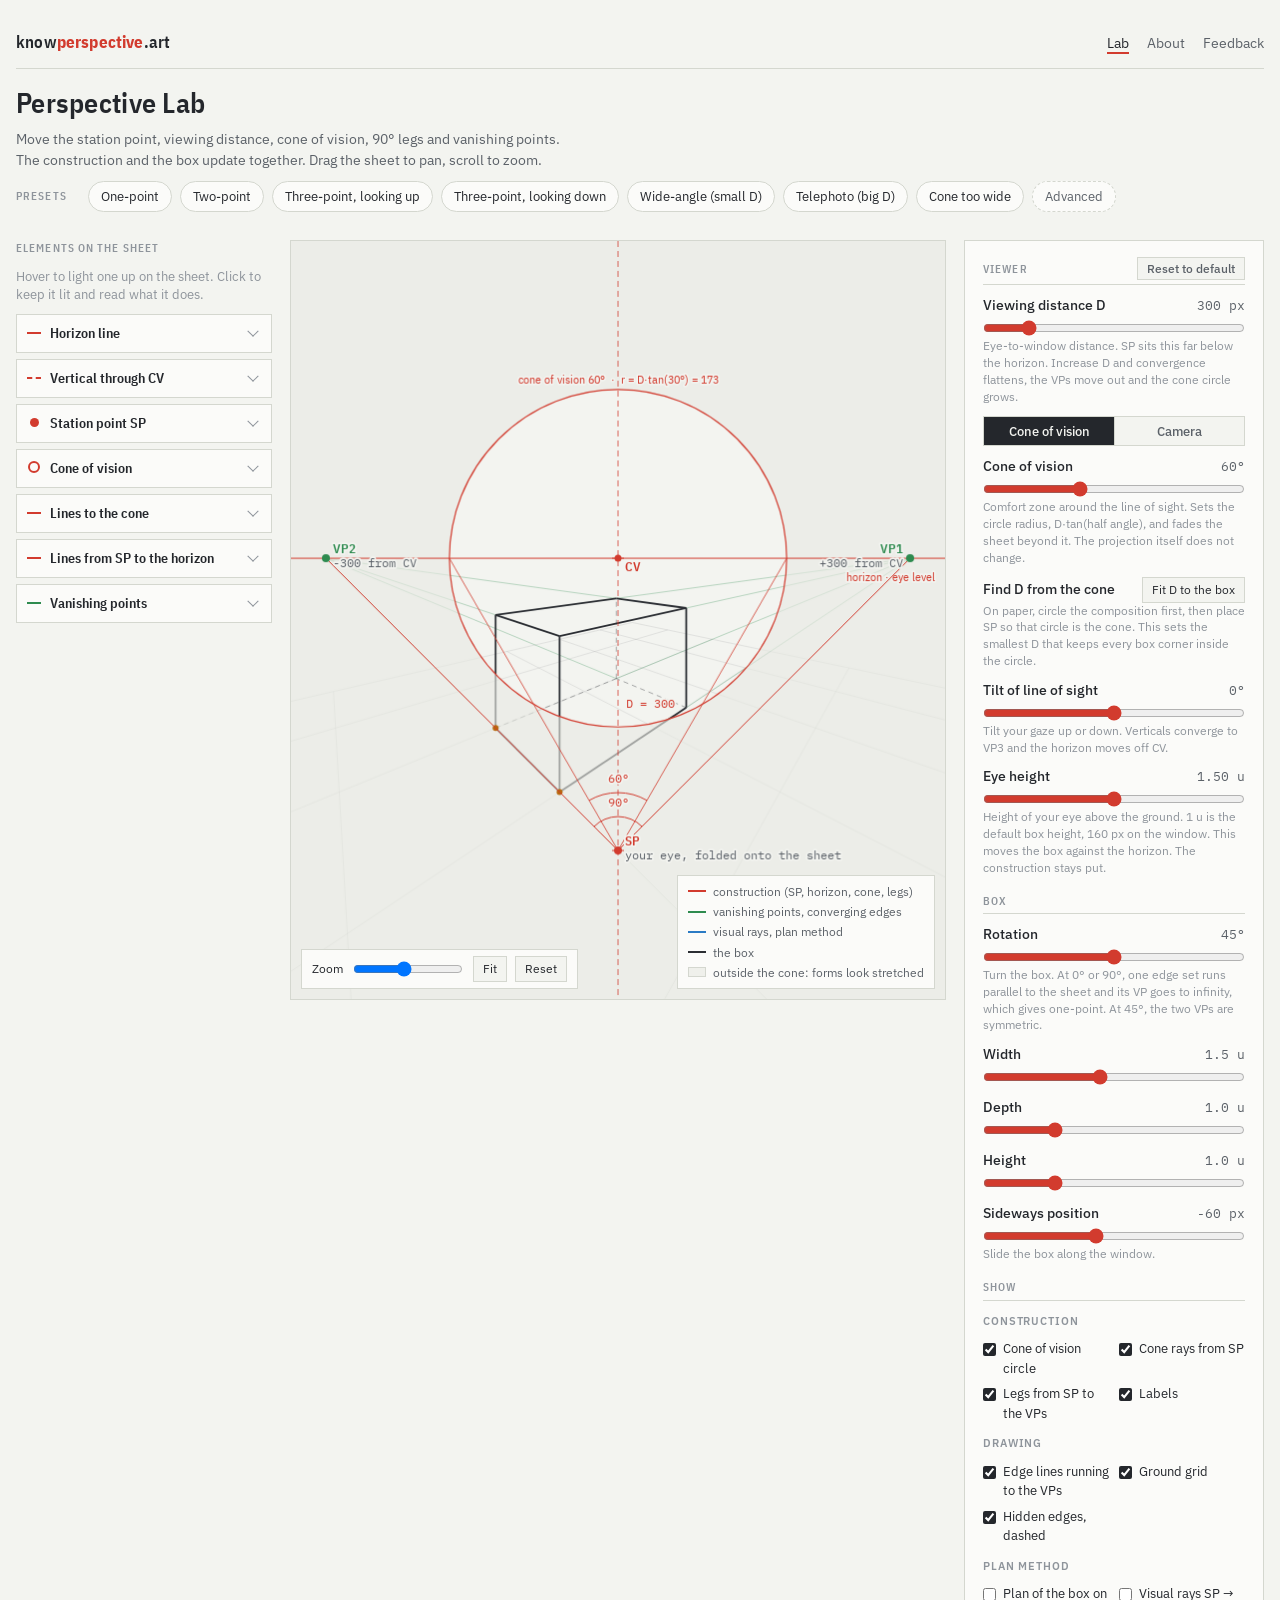
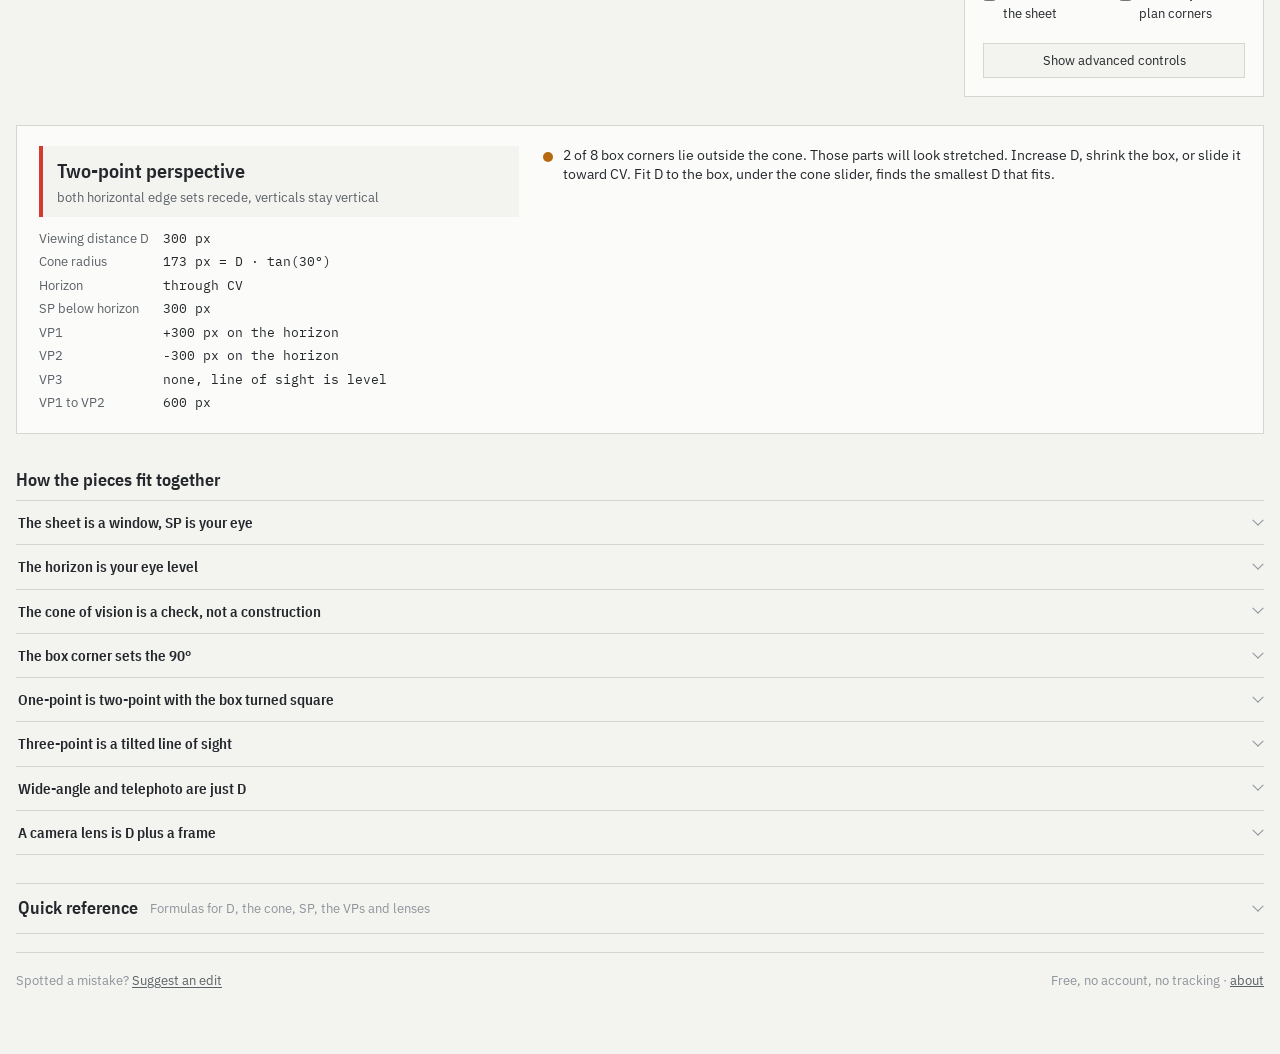
<file: index.html>
<!doctype html>
<html lang="en">
<head>
<meta charset="utf-8">
<meta name="viewport" content="width=device-width, initial-scale=1, viewport-fit=cover">
<title>Perspective Lab: interactive 1, 2 and 3-point perspective for artists · knowperspective.art</title>
<meta name="description" content="Interactive 1, 2 and 3-point perspective construction for artists: station point, cone of vision, 90° legs and vanishing points, all moving together.">
<link rel="canonical" href="https://knowperspective.art/">
<meta property="og:title" content="Perspective Lab: interactive 1, 2 and 3-point perspective for artists">
<meta property="og:description" content="Interactive 1, 2 and 3-point perspective construction for artists: station point, cone of vision, 90° legs and vanishing points, all moving together.">
<meta property="og:url" content="https://knowperspective.art/">
<meta property="og:type" content="website">
<meta property="og:site_name" content="knowperspective.art">
<meta name="twitter:card" content="summary_large_image">
<meta property="og:image" content="https://knowperspective.art/assets/og.png">
<meta property="og:image:width" content="1200">
<meta property="og:image:height" content="630">
<meta property="og:image:alt" content="The perspective construction: horizon, station point, cone of vision, legs to the vanishing points and a box drawn from them">
<meta name="author" content="André">
<meta name="keywords" content="perspective drawing, one-point perspective, two-point perspective, three-point perspective, station point, cone of vision, vanishing points, perspective construction, interactive, artists">
<meta name="theme-color" content="#F3F4F0" media="(prefers-color-scheme: light)">
<meta name="theme-color" content="#1B1D21" media="(prefers-color-scheme: dark)">
<link rel="icon" href="data:image/svg+xml,%3Csvg xmlns='http://www.w3.org/2000/svg' viewBox='0 0 64 64'%3E%3Ccircle cx='32' cy='26' r='17' fill='none' stroke='%23D23B2E' stroke-width='4'/%3E%3Cpath d='M32 4v56M6 26h52' stroke='%23D23B2E' stroke-width='3'/%3E%3Ccircle cx='32' cy='54' r='5' fill='%23D23B2E'/%3E%3C/svg%3E">
<link rel="preconnect" href="https://fonts.googleapis.com">
<link rel="preconnect" href="https://fonts.gstatic.com" crossorigin>
<link rel="stylesheet" href="https://fonts.googleapis.com/css2?family=IBM+Plex+Mono:wght@400;500&family=IBM+Plex+Sans+Condensed:wght@500;600&family=IBM+Plex+Sans:wght@400;500;600&display=swap">
<link rel="stylesheet" href="/assets/base.css">
<link rel="stylesheet" href="/assets/lab.css">
<script type="application/ld+json">
{
  "@context": "https://schema.org",
  "@graph": [
    {
      "@type": "WebSite",
      "@id": "https://knowperspective.art/#website",
      "url": "https://knowperspective.art/",
      "name": "knowperspective.art",
      "description": "Interactive perspective construction for artists: station point, cone of vision, vanishing points and the box drawn from them, all moving together.",
      "inLanguage": "en",
      "publisher": { "@id": "https://knowperspective.art/#author" }
    },
    {
      "@type": "Person",
      "@id": "https://knowperspective.art/#author",
      "name": "André",
      "url": "https://www.instagram.com/andre_korev/",
      "sameAs": ["https://www.instagram.com/andre_korev/"]
    },
    {
      "@type": "WebApplication",
      "@id": "https://knowperspective.art/#app",
      "name": "Perspective Lab",
      "url": "https://knowperspective.art/",
      "applicationCategory": "EducationalApplication",
      "operatingSystem": "Any",
      "browserRequirements": "Requires JavaScript and a modern browser",
      "isAccessibleForFree": true,
      "offers": { "@type": "Offer", "price": "0", "priceCurrency": "USD" },
      "description": "Move the station point, cone of vision, box rotation and tilt and watch the vanishing points and the drawing respond. Explains each element of the one-, two- and three-point perspective construction.",
      "author": { "@id": "https://knowperspective.art/#author" },
      "audience": { "@type": "Audience", "audienceType": "Artists, illustrators, concept artists, architecture sketchers, art students" },
      "learningResourceType": "Interactive simulation",
      "educationalLevel": "Beginner to intermediate",
      "about": ["Linear perspective", "One-point perspective", "Two-point perspective", "Three-point perspective", "Station point", "Cone of vision", "Vanishing points"],
      "datePublished": "2026-10-12",
      "dateModified": "2026-10-12",
      "isPartOf": { "@id": "https://knowperspective.art/#website" }
    },
    {
      "@type": "FAQPage",
      "@id": "https://knowperspective.art/#faq",
      "mainEntity": [
        {
          "@type": "Question",
          "name": "What is the station point in perspective drawing?",
          "acceptedAnswer": { "@type": "Answer", "text": "The station point (SP) is the position of the viewer's eye. In the folded-plan construction it is drawn on the sheet, directly below the centre of vision at the viewing distance D. Every angle in the construction, the cone of vision, the 90° corner of the box and the visual rays, is measured from it." }
        },
        {
          "@type": "Question",
          "name": "What does the cone of vision do, and what happens if I widen it?",
          "acceptedAnswer": { "@type": "Answer", "text": "The cone of vision is a check, not a construction line. It marks the region, about 60° wide around the line of sight, inside which a drawing looks natural to someone viewing it from a normal distance. On the sheet it is a circle around the centre of vision with radius D · tan(30°) ≈ 0.58 · D. Widening the cone changes nothing in the projection; it only changes how far from the centre you allow yourself to draw before things look stretched. At 90° the vanishing points of a 45° box sit exactly on the circle; beyond 90° they fall inside it. On paper the cone is how you find D: circle your composition, then D = r / tan(30°)." }
        },
        {
          "@type": "Question",
          "name": "Why is the angle at the station point 90°?",
          "acceptedAnswer": { "@type": "Answer", "text": "Because the box has right-angled corners. The two legs drawn from the station point are parallel to the box's two horizontal edge directions, and where they meet the horizon are the two vanishing points. Rotating the box swings both legs together, so one vanishing point moves closer while the other moves away. Using an angle other than 90° draws a prism with that corner angle, not a different view." }
        },
        {
          "@type": "Question",
          "name": "What is the difference between one-, two- and three-point perspective?",
          "acceptedAnswer": { "@type": "Answer", "text": "They are one system. One-point is two-point with the box turned square to the viewer: one leg from the station point runs parallel to the horizon, so that vanishing point is at infinity and those edges stay parallel; the other leg points straight at the centre of vision. Three-point appears when the line of sight is tilted up or down: the picture plane tilts with it, verticals converge to a third vanishing point at D / tan(tilt) above or below the centre of vision, and the horizon moves to D · tan(tilt) on the other side." }
        },
        {
          "@type": "Question",
          "name": "How do I find the vanishing points on paper?",
          "acceptedAnswer": { "@type": "Answer", "text": "Draw the horizon line and a vertical through the centre of vision (CV). Place the station point SP on that vertical, D below the horizon. From SP draw two legs, 90° apart, parallel to the box's horizontal edges. Where each leg crosses the horizon is a vanishing point. For a box rotated 45° both vanishing points sit at distance D from CV; for a rotation θ they sit at D · cot(θ) and D · tan(θ) on either side." }
        },
        {
          "@type": "Question",
          "name": "How does a camera lens relate to the perspective construction?",
          "acceptedAnswer": { "@type": "Answer", "text": "The focal length plays the role of D, scaled to the sheet: D = focal length × frame width ÷ sensor width. The sensor is the frame, and the lens's diagonal angle of view is the cone of vision, so the frame sits inscribed in the cone circle. A 60° cone corresponds to roughly a 37 mm lens on full frame; 50 mm gives 47°, 24 mm gives 84°." }
        }
      ]
    }
  ]
}
</script>
</head>
<body>
<div class="app">
<nav class="site-nav" aria-label="Site">
  <a class="wordmark" href="/">know<b>perspective</b>.art</a>
  <ul>
    <li><a href="/" aria-current="page">Lab</a></li>
    <li><a href="/about">About</a></li>
    <li><button type="button" class="linkish" data-feedback>Feedback</button></li>
  </ul>
</nav>
<main>
  <header>
    <h1>Perspective Lab</h1>
    <p>Move the station point, viewing distance, cone of vision, 90° legs and vanishing points. The construction and the box update together. Drag the sheet to pan, scroll to zoom.</p>
    <div class="presets" id="presets"><span class="eyebrow">Presets</span></div>
    <div class="presets" id="presets-adv" hidden><span class="eyebrow">Advanced</span></div>
  </header>

  <div class="stage">
    <aside class="elements" id="elements">
      <div class="eyebrow">Elements on the sheet</div>
      <p class="lead">Hover to light one up on the sheet. Click to keep it lit and read what it does.</p>
      <button class="el" type="button" data-key="horizon" style="--sw:var(--red)" aria-expanded="false"><i></i><b>Horizon line</b><span class="chev" aria-hidden="true"></span>
        <span>Your eye level, seen edge-on. VP1 and VP2 sit on this line. Tilt moves it. Changing eye height only moves the cube against it.</span></button>
      <button class="el" type="button" data-key="axis" style="--sw:var(--red)" aria-expanded="false"><i class="dashed"></i><b>Vertical through CV</b><span class="chev" aria-hidden="true"></span>
        <span>Your line of sight, folded flat. CV is where it meets the horizon. SP, the cone circle and VP3 sit on this vertical. Everything is measured from it.</span></button>
      <button class="el" type="button" data-key="sp" style="--sw:var(--red)" aria-expanded="false"><i class="dot"></i><b>Station point SP</b><span class="chev" aria-hidden="true"></span>
        <span>Your eye, folded down onto the sheet, D below the horizon. Set the cone, the 90° corner and the visual rays from here. Changing D moves SP and scales the construction.</span></button>
      <button class="el" type="button" data-key="cone" style="--sw:var(--red)" aria-expanded="false"><i class="ring"></i><b>Cone of vision</b><span class="chev" aria-hidden="true"></span>
        <span>Where a 60° cone from SP cuts the window. Its radius is D · tan 30°. Use it as a limit: the sheet is faded beyond it, and box corners out there get an amber dot. Keep the cube inside it and the VPs outside it. D and the cone angle change its size.</span></button>
      <button class="el" type="button" data-key="rays" style="--sw:var(--red)" aria-expanded="false"><i></i><b>Lines to the cone</b><span class="chev" aria-hidden="true"></span>
        <span>The two sides of the cone, half the angle on each side of the axis. Where they hit the horizon gives the circle radius. Use them to draw the circle with a protractor.</span></button>
      <button class="el" type="button" data-key="legs" style="--sw:var(--red)" aria-expanded="false"><i></i><b>Lines from SP to the horizon</b><span class="chev" aria-hidden="true"></span>
        <span>Draw these two legs parallel to the cube's horizontal edges. They are 90° apart because the cube corner is 90°. Their hits on the horizon are VP1 and VP2. Rotation swings the pair. D pushes both points out. Tilt spreads them.</span></button>
      <button class="el" type="button" data-key="vps" style="--sw:var(--green)" aria-expanded="false"><i></i><b>Vanishing points</b><span class="chev" aria-hidden="true"></span>
        <span>Where parallel edges meet. VP1 and VP2 come from the legs. VP3 appears when you tilt your gaze. Once the points are placed, run each cube edge to its own VP.</span></button>
    </aside>
    <div class="canvas-wrap">
      <canvas id="sheet" aria-label="Perspective construction and drawing"></canvas>
      <div class="viewbar">
        <label for="zoom">Zoom</label>
        <input id="zoom" type="range" min="0.12" max="2" step="0.01" value="1">
        <button id="fit" type="button" class="btn">Fit</button>
        <button id="reset" type="button" class="btn">Reset</button>
      </div>
      <div class="legend">
        <span style="color:var(--red)"><i></i><span style="color:var(--ink-2)">construction (SP, horizon, cone, legs)</span></span>
        <span style="color:var(--green)"><i></i><span style="color:var(--ink-2)">vanishing points, converging edges</span></span>
        <span style="color:var(--blue)"><i></i><span style="color:var(--ink-2)">visual rays, plan method</span></span>
        <span style="color:var(--graphite)"><i></i><span style="color:var(--ink-2)">the box</span></span>
        <span class="legend-fade"><i></i><span style="color:var(--ink-2)">outside the cone: forms look stretched</span></span>
      </div>
    </div>
    <aside class="controls" id="controls"></aside>
  </div>

  <section class="reading">
    <div class="mode">
      <div class="badge"><b id="mode-name">Two-point perspective</b><span id="mode-sub"></span></div>
      <dl class="stats" id="stats"></dl>
    </div>
    <ul class="notes" id="notes"></ul>
  </section>

  <section class="concepts" aria-labelledby="concepts-h">
    <h2 id="concepts-h">How the pieces fit together</h2>
    <div class="acc">
    <details class="concept" name="concepts"><summary><h3>The sheet is a window, SP is your eye</h3><span class="chev" aria-hidden="true"></span></summary>
      <p>Your line of sight hits the window at the centre of vision, CV. The distance from your eye to the window is <code>D</code>. For the paper method, fold the eye down onto the sheet and draw SP <code>D</code> below CV on the vertical through CV. Draw the plan on the same sheet, with the horizon as the window seen edge-on. A visual ray from SP to a plan corner crosses the horizon where that corner belongs in the drawing.</p></details>
    <details class="concept" name="concepts"><summary><h3>The horizon is your eye level</h3><span class="chev" aria-hidden="true"></span></summary>
      <p>Every horizontal direction vanishes somewhere on this line. Raise your eye and the box moves down against the horizon. Lower your eye and the box moves up. SP, the cone and the VPs stay put.</p></details>
    <details class="concept" name="concepts"><summary><h3>The cone of vision is a check, not a construction</h3><span class="chev" aria-hidden="true"></span></summary>
      <p>The eye sees comfortably within about 30° of the line of sight. On the sheet that is a circle around CV with radius <code>D · tan(30°) ≈ 0.58 · D</code>. Changing the cone changes nothing in the projection; it only changes how far from CV you allow yourself to draw before things look stretched to someone viewing the sheet from a normal distance. On paper it is how you find <code>D</code>: circle your composition, then <code>D = r / tan(30°)</code>. The Fit D button under the cone slider does exactly that. The faded sheet outside the circle is where forms start to look stretched; a camera lens, under the Camera tab, is the same limit with a frame.</p></details>
    <details class="concept" name="concepts"><summary><h3>The box corner sets the 90°</h3><span class="chev" aria-hidden="true"></span></summary>
      <p>From SP draw two legs parallel to the box's two horizontal edge directions. Where they hit the horizon are VP1 and VP2. The legs are 90° apart because the box is rectangular. Turn the box and both legs swing together. One VP comes in, the other runs out. Use a different angle and you are drawing a prism with that corner angle.</p></details>
    <details class="concept" name="concepts"><summary><h3>One-point is two-point with the box turned square</h3><span class="chev" aria-hidden="true"></span></summary>
      <p>At 0° one leg runs along the horizon and never meets it. That VP is at infinity, so those edges stay parallel to the horizon. The other leg points straight at CV, which is where the receding edges meet. Nothing else changes.</p></details>
    <details class="concept" name="concepts"><summary><h3>Three-point is a tilted line of sight</h3><span class="chev" aria-hidden="true"></span></summary>
      <p>Sliding the horizon up or down the page only changes eye height. Tilt the line of sight instead and the window tilts with it: verticals converge to VP3 at <code>D / tan(tilt)</code> above or below CV, and the horizon moves to <code>D · tan(tilt)</code> on the other side of CV. The two horizontal VPs spread apart by <code>1 / cos(tilt)</code>, which is why the SP folded about the horizon now sits <code>D / cos(tilt)</code> below it.</p></details>
    <details class="concept" name="concepts"><summary><h3>Wide-angle and telephoto are just D</h3><span class="chev" aria-hidden="true"></span></summary>
      <p>Small <code>D</code> puts SP close to the sheet. The VPs crowd in, the cone circle shrinks and convergence gets fast. That is the wide-angle look. Large <code>D</code> flattens convergence, grows the circle and sends the VPs off the sheet. That is the telephoto look. The front edge of the box stays the same size because it sits on the window.</p></details>
    <details class="concept" name="concepts"><summary><h3>A camera lens is D plus a frame</h3><span class="chev" aria-hidden="true"></span></summary>
      <p>The focal length is <code>D</code>, scaled to the sheet; the sensor is the frame; the lens's diagonal angle of view is the cone, and the frame sits inscribed in it. A 60° cone is about a 37 mm lens on full frame. 50 mm gives 47°, 24 mm gives 84°, which is why a wide lens warps boxes near the frame edge: with 84° the VPs of a 45° box fall inside the circle.</p></details>
    </div>
  </section>

  <section class="formulas" aria-labelledby="formulas-h">
    <details class="ref">
    <summary><h2 id="formulas-h">Quick reference</h2><span class="ref-sub">Formulas for D, the cone, SP, the VPs and lenses</span><span class="chev" aria-hidden="true"></span></summary>
    <dl class="formula-list">
      <dt>Cone of vision radius on the sheet</dt><dd><code>r = D · tan(cone ÷ 2)</code>, so a 60° cone gives <code>r ≈ 0.58 · D</code></dd>
      <dt>Viewing distance from a chosen composition circle</dt><dd><code>D = r ÷ tan(30°) ≈ 1.73 · r</code></dd>
      <dt>Station point</dt><dd>On the vertical through CV, <code>D</code> below the horizon (<code>D ÷ cos(tilt)</code> when the line of sight is tilted)</dd>
      <dt>Vanishing points of a box rotated θ</dt><dd><code>VP1 = D · cot(θ)</code> and <code>VP2 = −D · tan(θ)</code> from CV along the horizon; at 45° both sit at <code>±D</code></dd>
      <dt>Three-point, line of sight tilted by φ</dt><dd>Horizon moves to <code>−D · tan(φ)</code>, verticals meet at <code>VP3 = D · cot(φ)</code>, horizontal VPs spread by <code>1 ÷ cos(φ)</code></dd>
      <dt>Camera lens</dt><dd><code>D = focal length × frame width ÷ sensor width</code>; cone = diagonal angle of view <code>2 · atan(sensor diagonal ÷ 2f)</code>; 60° ≈ 37 mm on full frame</dd>
    </dl>
    </details>
  </section>
</main>
<footer class="site-footer">
  <span>Spotted a mistake? <button type="button" class="linkish" data-feedback>Suggest an edit</button></span>
  <span>Free, no account, no tracking · <a href="/about">about</a></span>
</footer>
</div>
<script src="/assets/lab.js"></script>
<script src="/assets/feedback.js" defer></script>
</body>
</html>
</file>
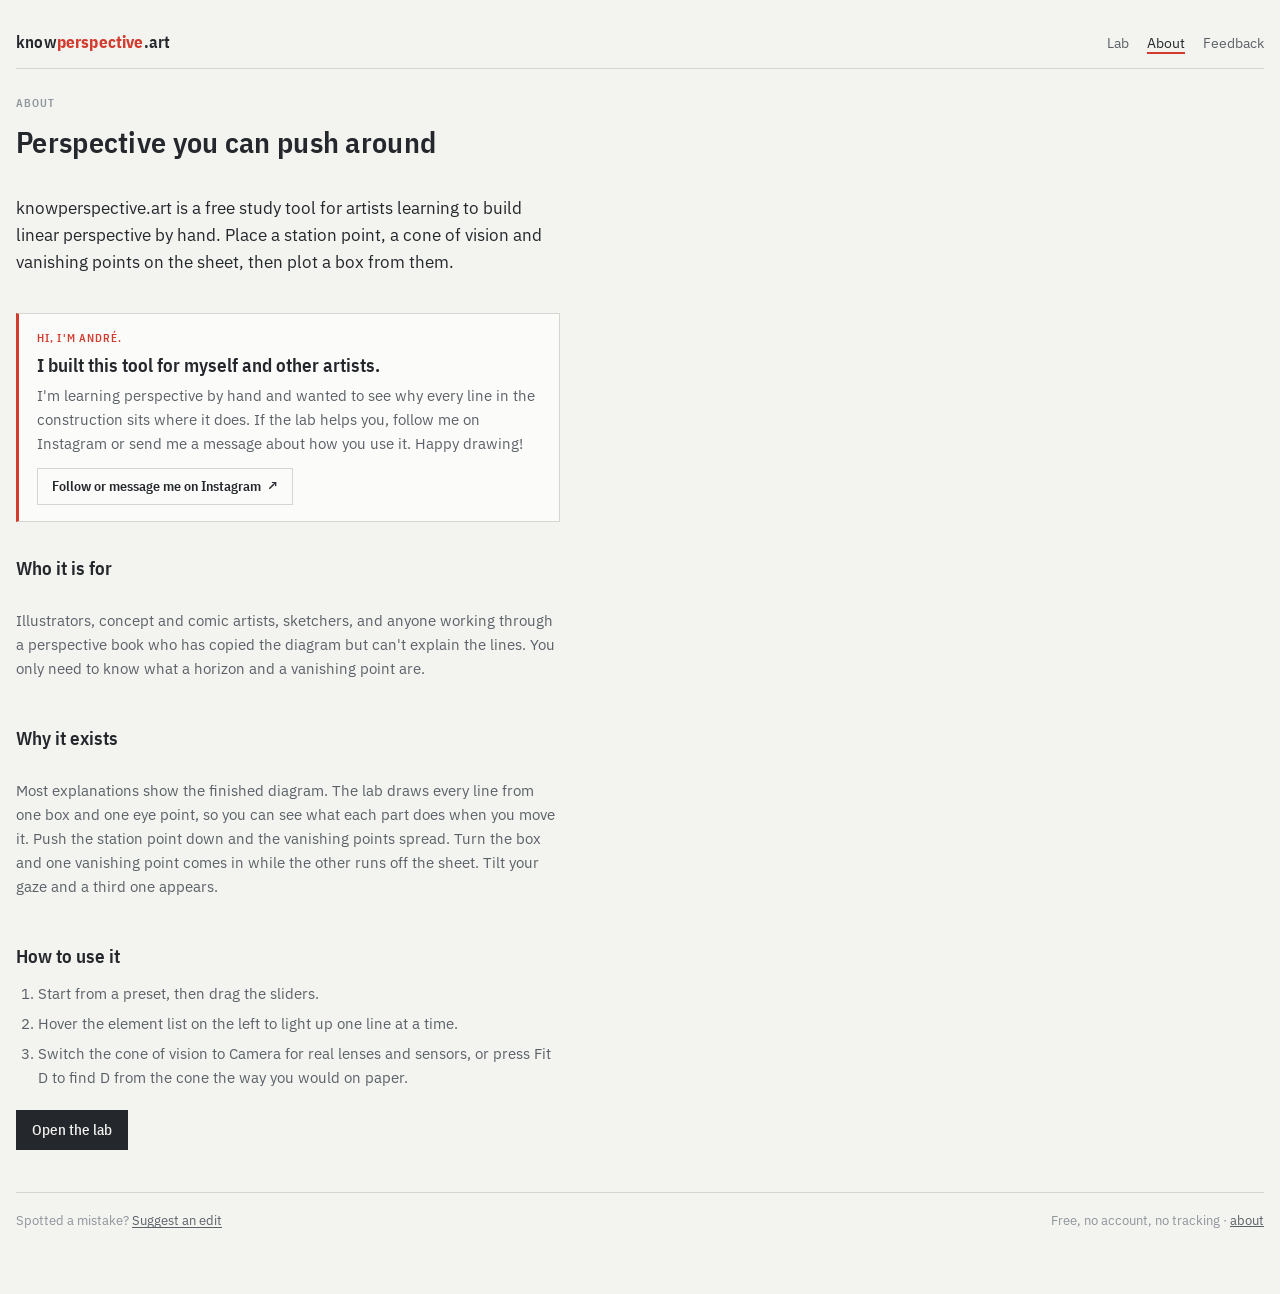
<file: about.html>
<!doctype html>
<html lang="en">
<head>
<meta charset="utf-8">
<meta name="viewport" content="width=device-width, initial-scale=1, viewport-fit=cover">
<title>About · knowperspective.art</title>
<meta name="description" content="Why knowperspective.art exists: a free, interactive way for artists to understand the station point, cone of vision and vanishing points by moving them.">
<link rel="canonical" href="https://knowperspective.art/about">
<meta property="og:title" content="About · knowperspective.art">
<meta property="og:description" content="Why knowperspective.art exists: a free, interactive way for artists to understand the station point, cone of vision and vanishing points by moving them.">
<meta property="og:url" content="https://knowperspective.art/about">
<meta property="og:type" content="website">
<meta property="og:site_name" content="knowperspective.art">
<meta name="twitter:card" content="summary_large_image">
<meta property="og:image" content="https://knowperspective.art/assets/og.png">
<meta property="og:image:width" content="1200">
<meta property="og:image:height" content="630">
<meta name="author" content="André">
<meta name="theme-color" content="#F3F4F0" media="(prefers-color-scheme: light)">
<meta name="theme-color" content="#1B1D21" media="(prefers-color-scheme: dark)">
<link rel="icon" href="data:image/svg+xml,%3Csvg xmlns='http://www.w3.org/2000/svg' viewBox='0 0 64 64'%3E%3Ccircle cx='32' cy='26' r='17' fill='none' stroke='%23D23B2E' stroke-width='4'/%3E%3Cpath d='M32 4v56M6 26h52' stroke='%23D23B2E' stroke-width='3'/%3E%3Ccircle cx='32' cy='54' r='5' fill='%23D23B2E'/%3E%3C/svg%3E">
<link rel="preconnect" href="https://fonts.googleapis.com">
<link rel="preconnect" href="https://fonts.gstatic.com" crossorigin>
<link rel="stylesheet" href="https://fonts.googleapis.com/css2?family=IBM+Plex+Mono:wght@400;500&family=IBM+Plex+Sans+Condensed:wght@500;600&family=IBM+Plex+Sans:wght@400;500;600&display=swap">
<link rel="stylesheet" href="/assets/base.css">
<script type="application/ld+json">
{
  "@context": "https://schema.org",
  "@type": "AboutPage",
  "@id": "https://knowperspective.art/about#page",
  "url": "https://knowperspective.art/about",
  "name": "About knowperspective.art",
  "description": "Why knowperspective.art exists: a free, interactive way for artists to understand the station point, cone of vision and vanishing points by moving them.",
  "inLanguage": "en",
  "isPartOf": { "@id": "https://knowperspective.art/#website" },
  "about": { "@id": "https://knowperspective.art/#app" },
  "author": { "@id": "https://knowperspective.art/#author" },
  "datePublished": "2026-10-12",
  "dateModified": "2026-10-12"
}
</script>
</head>
<body>
<div class="app">
<nav class="site-nav" aria-label="Site">
  <a class="wordmark" href="/">know<b>perspective</b>.art</a>
  <ul>
    <li><a href="/">Lab</a></li>
    <li><a href="/about" aria-current="page">About</a></li>
    <li><button type="button" class="linkish" data-feedback>Feedback</button></li>
  </ul>
</nav>

<main class="prose">
  <div class="eyebrow">About</div>
  <h1>Perspective you can push around</h1>
  <p class="lede">knowperspective.art is a free study tool for artists learning to build linear perspective by hand. Place a station point, a cone of vision and vanishing points on the sheet, then plot a box from them.</p>

  <aside class="maker-card" aria-label="Who made this">
    <div class="eyebrow">Hi, I'm André.</div>
    <h2>I built this tool for myself and other artists.</h2>
    <p>I'm learning perspective by hand and wanted to see why every line in the construction sits where it does. If the lab helps you, follow me on Instagram or send me a message about how you use it. Happy drawing!</p>
    <a class="maker-cta" href="https://www.instagram.com/andre_korev/" rel="me noreferrer" target="_blank">Follow or message me on Instagram <span aria-hidden="true">↗</span></a>
  </aside>

  <h2>Who it is for</h2>
  <p>Illustrators, concept and comic artists, sketchers, and anyone working through a perspective book who has copied the diagram but can't explain the lines. You only need to know what a horizon and a vanishing point are.</p>

  <h2>Why it exists</h2>
  <p>Most explanations show the finished diagram. The lab draws every line from one box and one eye point, so you can see what each part does when you move it. Push the station point down and the vanishing points spread. Turn the box and one vanishing point comes in while the other runs off the sheet. Tilt your gaze and a third one appears.</p>

  <h2>How to use it</h2>
  <ol>
    <li>Start from a preset, then drag the sliders.</li>
    <li>Hover the element list on the left to light up one line at a time.</li>
    <li>Switch the cone of vision to Camera for real lenses and sensors, or press Fit D to find D from the cone the way you would on paper.</li>
  </ol>
  <a class="cta" href="/">Open the lab</a>
</main>

<footer class="site-footer">
  <span>Spotted a mistake? <button type="button" class="linkish" data-feedback>Suggest an edit</button></span>
  <span>Free, no account, no tracking · <a href="/about">about</a></span>
</footer>
</div>
<script src="/assets/feedback.js" defer></script>
</body>
</html>
</file>
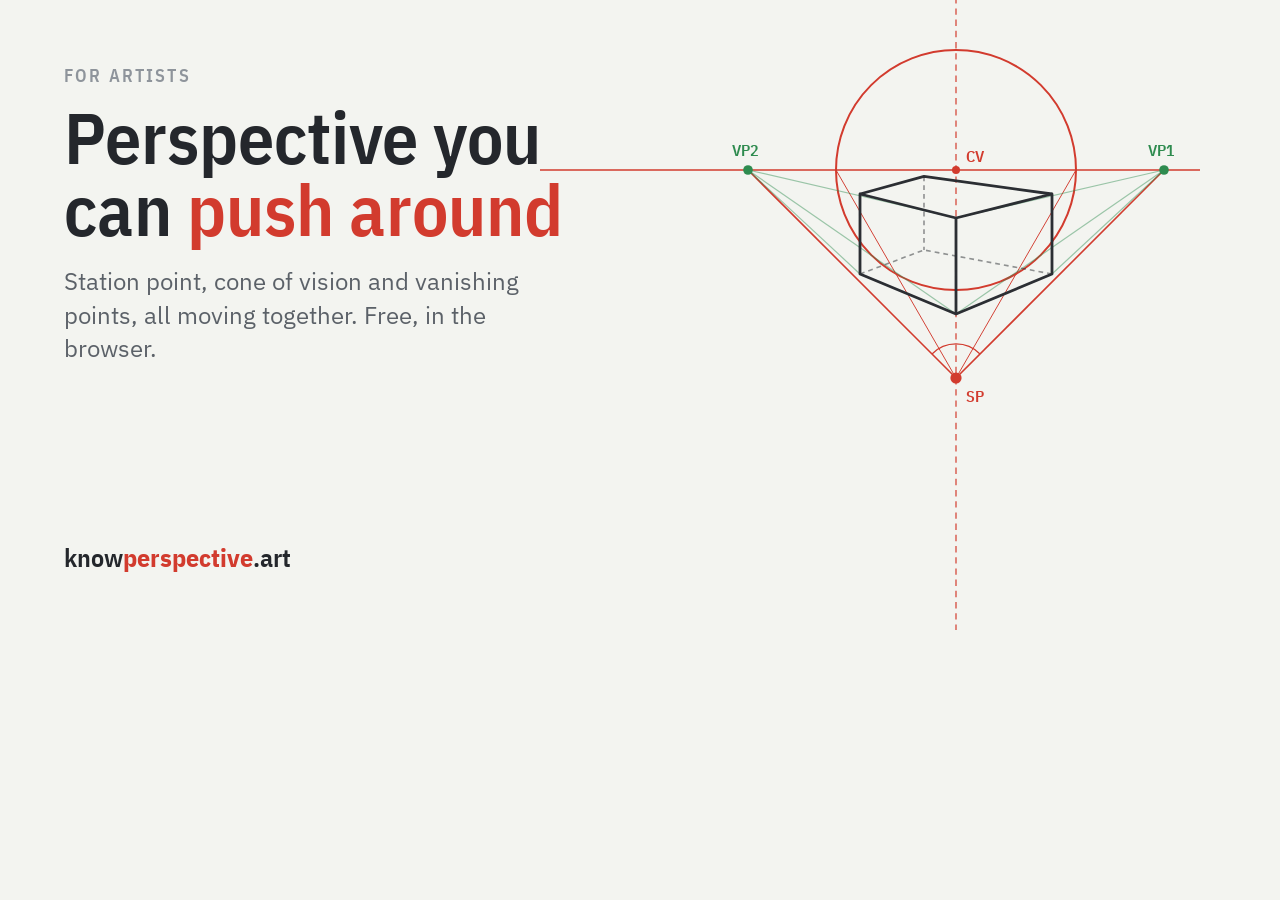
<file: tools/og.html>
<!doctype html><html lang="en"><head><meta charset="utf-8">
<link rel="stylesheet" href="https://fonts.googleapis.com/css2?family=IBM+Plex+Sans+Condensed:wght@600&family=IBM+Plex+Sans:wght@400;500&display=swap">
<style>
html,body{margin:0;width:1200px;height:630px;background:#F3F4F0;font-family:"IBM Plex Sans",system-ui,sans-serif;color:#24272C;overflow:hidden}
.card{position:relative;width:1200px;height:630px}
svg{position:absolute;inset:0}
.t{position:absolute;left:64px;top:64px;width:520px}
.t .eyebrow{font-family:"IBM Plex Sans Condensed";font-size:18px;letter-spacing:.12em;text-transform:uppercase;color:#8E949B;font-weight:600}
.t h1{font-family:"IBM Plex Sans Condensed";font-size:72px;line-height:1;margin:14px 0 20px;font-weight:600}
.t h1 b{color:#D23B2E;font-weight:600}
.t p{font-size:24px;line-height:1.4;color:#5B6168;margin:0}
.url{position:absolute;left:64px;bottom:56px;font-family:"IBM Plex Sans Condensed";font-size:26px;font-weight:600}
.url b{color:#D23B2E}
</style></head><body><div class="card">
<svg viewBox="0 0 1200 630" width="1200" height="630">
  <g transform="translate(300 50) scale(0.8)">
  <line x1="300" y1="150" x2="1200" y2="150" stroke="#D23B2E" stroke-width="2"/>
  <line x1="820" y1="-80" x2="820" y2="760" stroke="#D23B2E" stroke-width="1.5" stroke-dasharray="8 6"/>
  <circle cx="820" cy="150" r="150" fill="none" stroke="#D23B2E" stroke-width="2.5"/>
  <line x1="820" y1="410" x2="560" y2="150" stroke="#D23B2E" stroke-width="2"/>
  <line x1="820" y1="410" x2="1080" y2="150" stroke="#D23B2E" stroke-width="2"/>
  <line x1="820" y1="410" x2="670" y2="150" stroke="#D23B2E" stroke-width="1.2"/>
  <line x1="820" y1="410" x2="970" y2="150" stroke="#D23B2E" stroke-width="1.2"/>
  <path d="M 790 380 A 42 42 0 0 1 850 380" fill="none" stroke="#D23B2E" stroke-width="1.5"/>
  <g stroke="#2E8B4F" stroke-opacity=".45" stroke-width="1.5">
    <line x1="560" y1="150" x2="820" y2="330"/><line x1="560" y1="150" x2="820" y2="210"/><line x1="560" y1="150" x2="700" y2="280"/>
    <line x1="1080" y1="150" x2="820" y2="330"/><line x1="1080" y1="150" x2="820" y2="210"/><line x1="1080" y1="150" x2="940" y2="280"/>
  </g>
  <g fill="none" stroke="#2B2E33" stroke-width="3.5" stroke-linejoin="round">
    <path d="M820 210 L820 330 L700 280 L700 180 Z"/>
    <path d="M820 210 L940 180 L940 280 L820 330"/>
    <path d="M700 180 L780 158 L940 180" />
    <path d="M780 158 L780 250" stroke-dasharray="6 5" stroke-width="2" stroke-opacity=".5"/>
    <path d="M700 280 L780 250 L940 280" stroke-dasharray="6 5" stroke-width="2" stroke-opacity=".5"/>
  </g>
  <circle cx="820" cy="150" r="5" fill="#D23B2E"/>
  <circle cx="560" cy="150" r="6" fill="#2E8B4F"/><circle cx="1080" cy="150" r="6" fill="#2E8B4F"/>
  <circle cx="820" cy="410" r="7" fill="#D23B2E"/>
  <g font-family="IBM Plex Sans Condensed" font-size="20" font-weight="600">
    <text x="832" y="140" fill="#D23B2E">CV</text>
    <text x="832" y="440" fill="#D23B2E">SP</text>
    <text x="540" y="132" fill="#2E8B4F">VP2</text>
    <text x="1060" y="132" fill="#2E8B4F">VP1</text>
  </g>
  </g>
</svg>
<div class="t"><div class="eyebrow">For artists</div><h1>Perspective you can <b>push around</b></h1><p>Station point, cone of vision and vanishing points, all moving together. Free, in the browser.</p></div>
<div class="url">know<b>perspective</b>.art</div>
</div></body></html>
</file>
<file: assets/base.css>
:root{
  --paper:#F3F4F0; --paper-2:#E9EBE4; --panel:#FBFBF9;
  --ink:#24272C; --ink-2:#5B6168; --ink-3:#8E949B; --line:#D4D7CF;
  --red:#D23B2E; --red-soft:rgba(210,59,46,.16);
  --green:#2E8B4F; --green-soft:rgba(46,139,79,.30);
  --blue:#2B7BC4; --blue-soft:rgba(43,123,196,.34);
  --amber:#B8690F; --amber-soft:rgba(184,105,15,.14);
  --graphite:#2B2E33; --graphite-soft:rgba(43,46,51,.38);
  --grid:rgba(36,39,44,.09);
  --fade:rgba(233,235,228,.62);
  --focus:#2B7BC4;
}
@media (prefers-color-scheme: dark){
  :root:not([data-theme="light"]){
    color-scheme:dark;
    --paper:#1B1D21; --paper-2:#23262B; --panel:#202328;
    --ink:#E6E7E3; --ink-2:#AAB0B6; --ink-3:#6F757C; --line:#343840;
    --red:#F26C5E; --red-soft:rgba(242,108,94,.20);
    --green:#62C784; --green-soft:rgba(98,199,132,.34);
    --blue:#69ADEC; --blue-soft:rgba(105,173,236,.36);
    --amber:#E5A24B; --amber-soft:rgba(229,162,75,.16);
    --graphite:#E2E4DF; --graphite-soft:rgba(226,228,223,.42);
    --grid:rgba(230,231,227,.10);
    --fade:rgba(35,38,43,.62);
    --focus:#69ADEC;
  }
}
:root[data-theme="dark"]{
  color-scheme:dark;
  --paper:#1B1D21; --paper-2:#23262B; --panel:#202328;
  --ink:#E6E7E3; --ink-2:#AAB0B6; --ink-3:#6F757C; --line:#343840;
  --red:#F26C5E; --red-soft:rgba(242,108,94,.20);
  --green:#62C784; --green-soft:rgba(98,199,132,.34);
  --blue:#69ADEC; --blue-soft:rgba(105,173,236,.36);
  --amber:#E5A24B; --amber-soft:rgba(229,162,75,.16);
  --graphite:#E2E4DF; --graphite-soft:rgba(226,228,223,.42);
  --grid:rgba(230,231,227,.10);
  --fade:rgba(35,38,43,.62);
  --focus:#69ADEC;
}
*{box-sizing:border-box}
[hidden]{display:none!important}
img,canvas,svg{max-width:100%}
body{margin:0;background:var(--paper);color:var(--ink);font-family:"IBM Plex Sans",system-ui,-apple-system,"Segoe UI",sans-serif;font-size:14px;line-height:1.5;padding-inline:16px}
.app{max-width:min(1320px,100%);margin:0 auto;padding-block:18px 56px;display:flex;flex-direction:column;gap:18px}
h1,h2,h3{margin:0;font-family:"IBM Plex Sans Condensed","Arial Narrow",system-ui,sans-serif;font-weight:600;text-wrap:balance;line-height:1.15}
h1{font-size:28px;letter-spacing:.01em}
h2{font-size:18px}
h3{font-size:15px}
main{display:flex;flex-direction:column;gap:28px}
header{display:flex;flex-direction:column;gap:10px}
header p{margin:0;color:var(--ink-2);max-width:68ch}
.eyebrow{font-family:"IBM Plex Sans Condensed",system-ui,sans-serif;font-size:11px;font-weight:600;text-transform:uppercase;letter-spacing:.1em;color:var(--ink-3)}
.presets{display:flex;flex-wrap:wrap;gap:8px;align-items:center}
.presets .eyebrow{min-width:64px}
.chip{appearance:none;border:1px solid var(--line);background:var(--panel);color:var(--ink);border-radius:999px;padding:5px 12px;font:inherit;font-size:13px;cursor:pointer}
.chip:hover{border-color:var(--ink-3)}
.chip.active{background:var(--ink);color:var(--paper);border-color:var(--ink)}
.chip.adv-btn{border-style:dashed;color:var(--ink-2)}
.chip.adv-btn.on{border-style:solid;color:var(--ink)}
.chip:focus-visible,input:focus-visible,button:focus-visible,select:focus-visible{outline:2px solid var(--focus);outline-offset:2px}
.btn{appearance:none;border:1px solid var(--line);background:var(--paper);color:var(--ink);font:inherit;font-size:12px;padding:3px 9px;cursor:pointer}
.btn:hover{border-color:var(--ink-3)}
.btn[disabled]{opacity:.5;cursor:default}
.site-nav{display:flex;align-items:center;justify-content:space-between;gap:16px;padding-block:12px;border-bottom:1px solid var(--line)}
.site-nav .wordmark{font-family:"IBM Plex Sans Condensed","Arial Narrow",system-ui,sans-serif;font-weight:600;font-size:17px;letter-spacing:.01em;color:var(--ink);text-decoration:none}
.site-nav .wordmark b{color:var(--red)}
.site-nav ul{list-style:none;margin:0;padding:0;display:flex;gap:18px;font-size:13.5px}
.site-nav a{color:var(--ink-2);text-decoration:none}
.site-nav a:hover,.site-nav a[aria-current]{color:var(--ink)}
.site-nav a[aria-current]{border-bottom:2px solid var(--red)}
.site-footer{display:flex;flex-wrap:wrap;justify-content:space-between;gap:10px 18px;padding-block:18px 8px;border-top:1px solid var(--line);font-size:12.5px;color:var(--ink-3)}
.site-footer a{color:var(--ink-2)}
.maker-card{display:flex;flex-direction:column;gap:8px;margin-block:6px 4px;padding:16px 18px;border:1px solid var(--line);border-left:3px solid var(--red);background:var(--panel)}
.prose .maker-card h2{margin:0;font-size:19px}
.prose .maker-card .eyebrow{color:var(--red)}
.prose .maker-card p{margin:0}
.maker-cta{align-self:flex-start;display:inline-flex;gap:6px;margin-top:4px;padding:7px 14px;border:1px solid var(--line);color:var(--ink);text-decoration:none;font-family:"IBM Plex Sans Condensed",system-ui,sans-serif;font-weight:600;font-size:14px}
.maker-cta:hover{border-color:var(--ink-3);background:var(--paper-2)}
a{color:var(--red)}
.prose{max-width:68ch;display:flex;flex-direction:column;gap:14px;padding-block:8px 24px}
.prose h1{font-size:30px;margin-bottom:4px}
.prose h2{font-size:19px;margin-top:18px}
.prose p,.prose li{color:var(--ink-2);font-size:15px;line-height:1.6}
.prose p strong,.prose li strong{color:var(--ink);font-weight:500}
.prose ul,.prose ol{margin:0;padding-left:22px;display:flex;flex-direction:column;gap:6px}
.prose .lede{font-size:17px;color:var(--ink)}
.prose code{font-family:"IBM Plex Mono",ui-monospace,monospace;font-size:13px;color:var(--ink);background:var(--paper-2);padding:1px 4px}
.prose .cta{display:inline-flex;align-self:flex-start;margin-top:6px;padding:9px 16px;background:var(--ink);color:var(--paper);text-decoration:none;font-weight:500;font-family:"IBM Plex Sans Condensed",system-ui,sans-serif;font-size:15px}
.prose .cta:hover{background:var(--red)}
.linkish{appearance:none;border:0;background:none;padding:0;font:inherit;color:inherit;cursor:pointer}
.site-nav .linkish{color:var(--ink-2)}
.site-nav .linkish:hover{color:var(--ink)}
.site-footer .linkish{color:var(--ink-2);text-decoration:underline;text-underline-offset:2px}
.site-footer .linkish:hover{color:var(--ink)}
.fb{width:540px;max-width:calc(100vw - 32px);max-height:calc(100dvh - 32px);overflow-y:auto;padding:26px 28px;border:1px solid var(--line);background:var(--panel);color:var(--ink);box-shadow:0 24px 60px rgba(0,0,0,.35)}
.fb::backdrop{background:rgba(0,0,0,.55);backdrop-filter:blur(2px)}
.fb h2{font-size:22px}
.fb-lead{margin:6px 0 0;font-size:13px;color:var(--ink-2)}
.fb-ig{margin-top:18px;padding:12px 16px;border-left:3px solid var(--red);background:var(--paper-2)}
.fb-ig h3{font-size:14px}
.fb-ig p{margin:3px 0 0;font-size:12.5px;color:var(--ink-2)}
.fb-ig a{display:inline-flex;gap:6px;margin-top:8px;font-family:"IBM Plex Sans Condensed",system-ui,sans-serif;font-weight:600;font-size:13.5px;color:var(--red);text-decoration:none}
.fb-ig a:hover{color:var(--ink)}
.fb-or{display:flex;align-items:center;gap:12px;margin:20px 0 4px;font-family:"IBM Plex Mono",ui-monospace,monospace;font-size:10px;letter-spacing:.14em;text-transform:uppercase;color:var(--ink-3)}
.fb-or::before,.fb-or::after{content:"";flex:1;height:1px;background:var(--line)}
.fb-form{display:flex;flex-direction:column}
.fb-form label{margin-top:14px;font-family:"IBM Plex Sans Condensed",system-ui,sans-serif;font-size:11px;font-weight:600;letter-spacing:.1em;text-transform:uppercase;color:var(--ink-3)}
.fb-form label i{font-style:normal;text-transform:none;letter-spacing:0;font-weight:400}
.fb-form input,.fb-form textarea{margin-top:6px;width:100%;padding:8px 10px;font:inherit;font-size:13.5px;color:var(--ink);background:var(--paper);border:1px solid var(--line)}
.fb-form textarea{resize:vertical;line-height:1.5}
.fb-form input::placeholder,.fb-form textarea::placeholder{color:var(--ink-3)}
.fb-form input:focus,.fb-form textarea:focus{outline:none;border-color:var(--ink-3)}
.fb-note{margin:12px 0 0;font-size:11.5px;color:var(--ink-3)}
.fb-actions{display:flex;flex-wrap:wrap;align-items:center;gap:10px 14px;margin-top:16px}
.fb .btn{padding:7px 14px;font-size:13px}
.fb-err{font-size:12px;color:var(--red)}
.fb-x{margin-left:auto;appearance:none;border:0;background:none;padding:0;font:inherit;font-size:13px;color:var(--ink-2);cursor:pointer}
.fb-x:hover{color:var(--ink)}
.fb-done{margin-top:20px}
.fb-done p{margin:0 0 14px}
@media (min-width:1600px){ .app{max-width:1560px} }
@media (min-width:2200px){ .app{max-width:1900px} body{font-size:15px} }
</file>
<file: assets/lab.css>
.stage{display:grid;grid-template-columns:256px minmax(0,1fr) 300px;gap:18px;align-items:start}
.stage > *{min-width:0}
.elements{display:flex;flex-direction:column;gap:6px}
.elements .eyebrow{padding-bottom:4px}
.elements p.lead{margin:0 0 4px;font-size:12.5px;color:var(--ink-3)}
.el{appearance:none;font:inherit;text-align:left;display:grid;grid-template-columns:14px 1fr 12px;gap:4px 9px;align-items:start;padding:8px 10px;border:1px solid var(--line);background:var(--panel);color:var(--ink);cursor:pointer}
.el:hover,.el.pinned{border-color:var(--sw);background:var(--paper-2)}
.el.pinned{box-shadow:inset 3px 0 0 var(--sw)}
.el i{display:block;height:0;border-top:2.5px solid var(--sw);margin-top:9px}
.el i.dashed{border-top-style:dashed}
.el i.dot{width:9px;height:9px;border:0;border-radius:50%;background:var(--sw);margin:5px auto 0}
.el i.ring{width:12px;height:12px;border:2px solid var(--sw);border-radius:50%;margin:3px auto 0}
.el b{font-family:"IBM Plex Sans Condensed",system-ui,sans-serif;font-weight:600;font-size:14px}
.el > span:not(.chev){grid-column:2 / -1;display:none;font-size:12.5px;line-height:1.4;color:var(--ink-2)}
.el.pinned > span:not(.chev){display:block}
.el .chev{align-self:center}
.el span em{font-style:normal;color:var(--ink);font-weight:500}
.canvas-wrap{position:sticky;top:16px;height:clamp(400px,calc(100vh - 32px),760px);border:1px solid var(--line);background:var(--paper);overflow:hidden;container-type:inline-size}
canvas{display:block;width:100%;height:100%;touch-action:none;cursor:grab}
canvas.dragging{cursor:grabbing}
.viewbar{position:absolute;left:10px;bottom:10px;display:flex;gap:8px;align-items:center;background:var(--panel);border:1px solid var(--line);padding:6px 10px;font-size:12px}
.viewbar input[type=range]{width:110px}
.legend{position:absolute;right:10px;bottom:10px;display:flex;flex-direction:column;gap:3px;background:var(--panel);border:1px solid var(--line);padding:7px 10px;font-size:11.5px;color:var(--ink-2)}
.legend span{display:flex;align-items:center;gap:7px}
.legend i{display:inline-block;width:18px;height:0;border-top:2px solid currentColor}
.legend .legend-fade i{height:10px;border:1px solid var(--line);background:var(--fade)}
.controls{display:flex;flex-direction:column;gap:16px;background:var(--panel);border:1px solid var(--line);padding:16px 18px 18px}
#adv-rail{padding:7px 12px;font-size:12.5px;margin-top:4px}
.group{display:flex;flex-direction:column;gap:10px}
.group > .eyebrow{padding-bottom:4px;border-bottom:1px solid var(--line)}
.group.adv > .eyebrow{color:var(--amber);border-bottom-style:dashed}
.group-head{display:flex;align-items:center;justify-content:space-between;gap:10px}
.btn-sm{font-family:"IBM Plex Sans",system-ui,sans-serif;font-size:11.5px;font-weight:500;letter-spacing:0;text-transform:none;padding:2px 9px;color:var(--ink-2)}
.btn-sm:hover{color:var(--ink)}
.ctl{display:grid;grid-template-columns:1fr auto;gap:0 10px;align-items:baseline}
.ctl label{font-weight:500}
.ctl .val{font-family:"IBM Plex Mono",ui-monospace,monospace;font-size:12.5px;color:var(--ink-2);font-variant-numeric:tabular-nums;text-align:right}
.ctl input[type=range]{grid-column:1 / -1;width:100%;margin:4px 0 2px;accent-color:var(--red)}
.ctl input[type=range]:disabled{accent-color:var(--ink-3);opacity:.55}
.ctl select{grid-column:1 / -1;font:inherit;font-size:13px;margin:4px 0 2px;padding:4px 6px;background:var(--paper);color:var(--ink);border:1px solid var(--line)}
.ctl .hint{grid-column:1 / -1;font-size:12px;color:var(--ink-3);line-height:1.4}
.ctl.locked label{color:var(--ink-3)}
.subcat{font-size:11px;font-weight:600;letter-spacing:.08em;text-transform:uppercase;color:var(--ink-3);margin-top:2px}
.toggles{display:grid;grid-template-columns:1fr 1fr;gap:6px 10px;font-size:13px}
.toggles label,.check{display:flex;gap:7px;align-items:flex-start;cursor:pointer}
.toggles input,.check input{margin:4px 0 0;accent-color:var(--ink)}
.lens-out{font-family:"IBM Plex Mono",ui-monospace,monospace;font-size:12px;color:var(--ink-2);line-height:1.5;padding:8px 10px;background:var(--paper);border-left:3px solid var(--amber)}
.reading{display:grid;grid-template-columns:minmax(0,1.1fr) minmax(0,1.6fr);gap:24px;border:1px solid var(--line);background:var(--panel);padding:20px 22px}
.mode{display:flex;flex-direction:column;gap:12px}
.badge{display:inline-flex;flex-direction:column;gap:2px;padding:10px 14px;border-left:4px solid var(--red);background:var(--paper)}
.badge b{font-family:"IBM Plex Sans Condensed",system-ui,sans-serif;font-size:20px;font-weight:600}
.badge span{font-size:12.5px;color:var(--ink-2)}
.stats{margin:0;display:grid;grid-template-columns:auto 1fr;gap:4px 14px;font-size:13px}
.stats dt{color:var(--ink-2)}
.stats dd{margin:0;font-family:"IBM Plex Mono",ui-monospace,monospace;font-size:12.5px;font-variant-numeric:tabular-nums}
.notes{list-style:none;margin:0;padding:0;display:flex;flex-direction:column;gap:9px}
.notes li{display:grid;grid-template-columns:10px 1fr;gap:10px;align-items:start;font-size:13.5px;line-height:1.45}
.notes li::before{content:"";width:10px;height:10px;border-radius:50%;margin-top:6px;background:var(--ink-3)}
.notes li.bad::before{background:var(--red)}
.notes li.warn::before{background:var(--amber)}
.notes li.good::before{background:var(--green)}
.concepts,.formulas{display:flex;flex-direction:column;gap:10px}
.concepts h2{padding-top:8px}
.acc{border-top:1px solid var(--line)}
.concept{border-bottom:1px solid var(--line)}
.concept p{margin:0;padding:0 28px 16px 2px;max-width:78ch;color:var(--ink-2)}
.concept code,.formula-list code{font-family:"IBM Plex Mono",ui-monospace,monospace;font-size:12.5px;color:var(--ink);background:var(--paper-2);padding:1px 4px}
.concept summary,.ref summary{display:flex;align-items:center;gap:12px;cursor:pointer;list-style:none}
.concept summary::-webkit-details-marker,.ref summary::-webkit-details-marker{display:none}
.concept summary{padding:13px 2px}
.concept summary h3{flex:1}
.concept summary:hover h3,.ref summary:hover h2{color:var(--red)}
.ref{border-top:1px solid var(--line);border-bottom:1px solid var(--line)}
.ref summary{padding:14px 2px}
.ref summary h2{flex:none}
.ref-sub{flex:1;font-size:13px;color:var(--ink-3)}
.ref .formula-list{padding:0 2px 18px}
.chev{flex:none;width:8px;height:8px;border-right:1.5px solid var(--ink-3);border-bottom:1.5px solid var(--ink-3);transform:rotate(45deg) translate(-2px,-2px);transition:transform .15s}
details[open] > summary .chev,.el.pinned .chev{transform:rotate(-135deg) translate(-2px,-2px)}
@media (prefers-reduced-motion: no-preference){ .chip{transition:background .12s,border-color .12s} }
@media (prefers-reduced-motion: reduce){ .chev{transition:none} }
.formula-list{margin:0;display:grid;grid-template-columns:minmax(220px,0.8fr) minmax(0,1.6fr);gap:8px 18px;font-size:13.5px}
.formula-list dt{color:var(--ink-2)}
.formula-list dd{margin:0;color:var(--ink)}
.formula-list code{font-family:"IBM Plex Mono",ui-monospace,monospace;font-size:12.5px;background:var(--paper-2);padding:1px 4px;white-space:nowrap}
@media (max-width:640px){ .formula-list{grid-template-columns:1fr} .formula-list dd{margin-bottom:6px} .formula-list code{white-space:normal} }

/* large screens: wider page, roomier columns, taller sheet */
@media (min-width:1600px){
  .stage{grid-template-columns:280px minmax(0,1fr) 340px;gap:22px}
  .canvas-wrap{height:clamp(400px,calc(100vh - 32px),900px)}
}
@media (min-width:2200px){
  .stage{grid-template-columns:300px minmax(0,1fr) 360px;gap:26px}
  .canvas-wrap{height:clamp(400px,calc(100vh - 32px),1080px)}
}
/* tablet: sheet on the left (stays pinned), controls then element cards on the right.
   Sticky is bounded by the whole grid, so nothing may sit below the sheet in its column. */
@media (max-width:1180px){
  .stage{grid-template-columns:minmax(0,1fr) 290px}
  .canvas-wrap{grid-column:1;grid-row:1 / span 2}
  .controls{grid-column:2;grid-row:1}
  .elements{grid-column:2;grid-row:2}
}
@media (max-width:1180px) and (orientation:portrait){
  .canvas-wrap{height:clamp(380px,62vh,680px)}
}
@media (max-width:900px){
  .stage{grid-template-columns:minmax(0,1fr) 260px;gap:14px}
  .controls{padding:14px}
}
/* phone: one column, sheet first, nothing pinned */
@media (max-width:760px){
  .stage{grid-template-columns:1fr}
  .canvas-wrap,.controls,.elements{grid-column:1;grid-row:auto}
  .canvas-wrap{order:-2;position:relative;top:auto;height:clamp(360px,62vh,600px)}
  .controls{order:-1}
  .reading{grid-template-columns:1fr}
  .ref-sub{display:none}
}
@media (max-width:480px){
  .toggles{grid-template-columns:1fr}
  h1{font-size:24px}
}
/* keep the legend clear of the zoom bar on narrow sheets */
@container (max-width:600px){ .legend{bottom:54px} }
@container (max-width:380px){ .legend{display:none} }
.tabs{display:flex;flex-direction:column;gap:10px}
.seg{display:grid;grid-template-columns:1fr 1fr;border:1px solid var(--line);background:var(--paper)}
.seg button{appearance:none;border:0;background:none;color:var(--ink-2);font:inherit;font-size:12.5px;font-weight:500;padding:5px 8px;cursor:pointer}
.seg button + button{border-left:1px solid var(--line)}
.seg button:hover{color:var(--ink)}
.seg button[aria-selected="true"]{background:var(--ink);color:var(--paper)}
.pane{display:flex;flex-direction:column;gap:10px}
.pane > p.hint{margin:0;font-size:12px;color:var(--ink-3);line-height:1.4}
</file>
